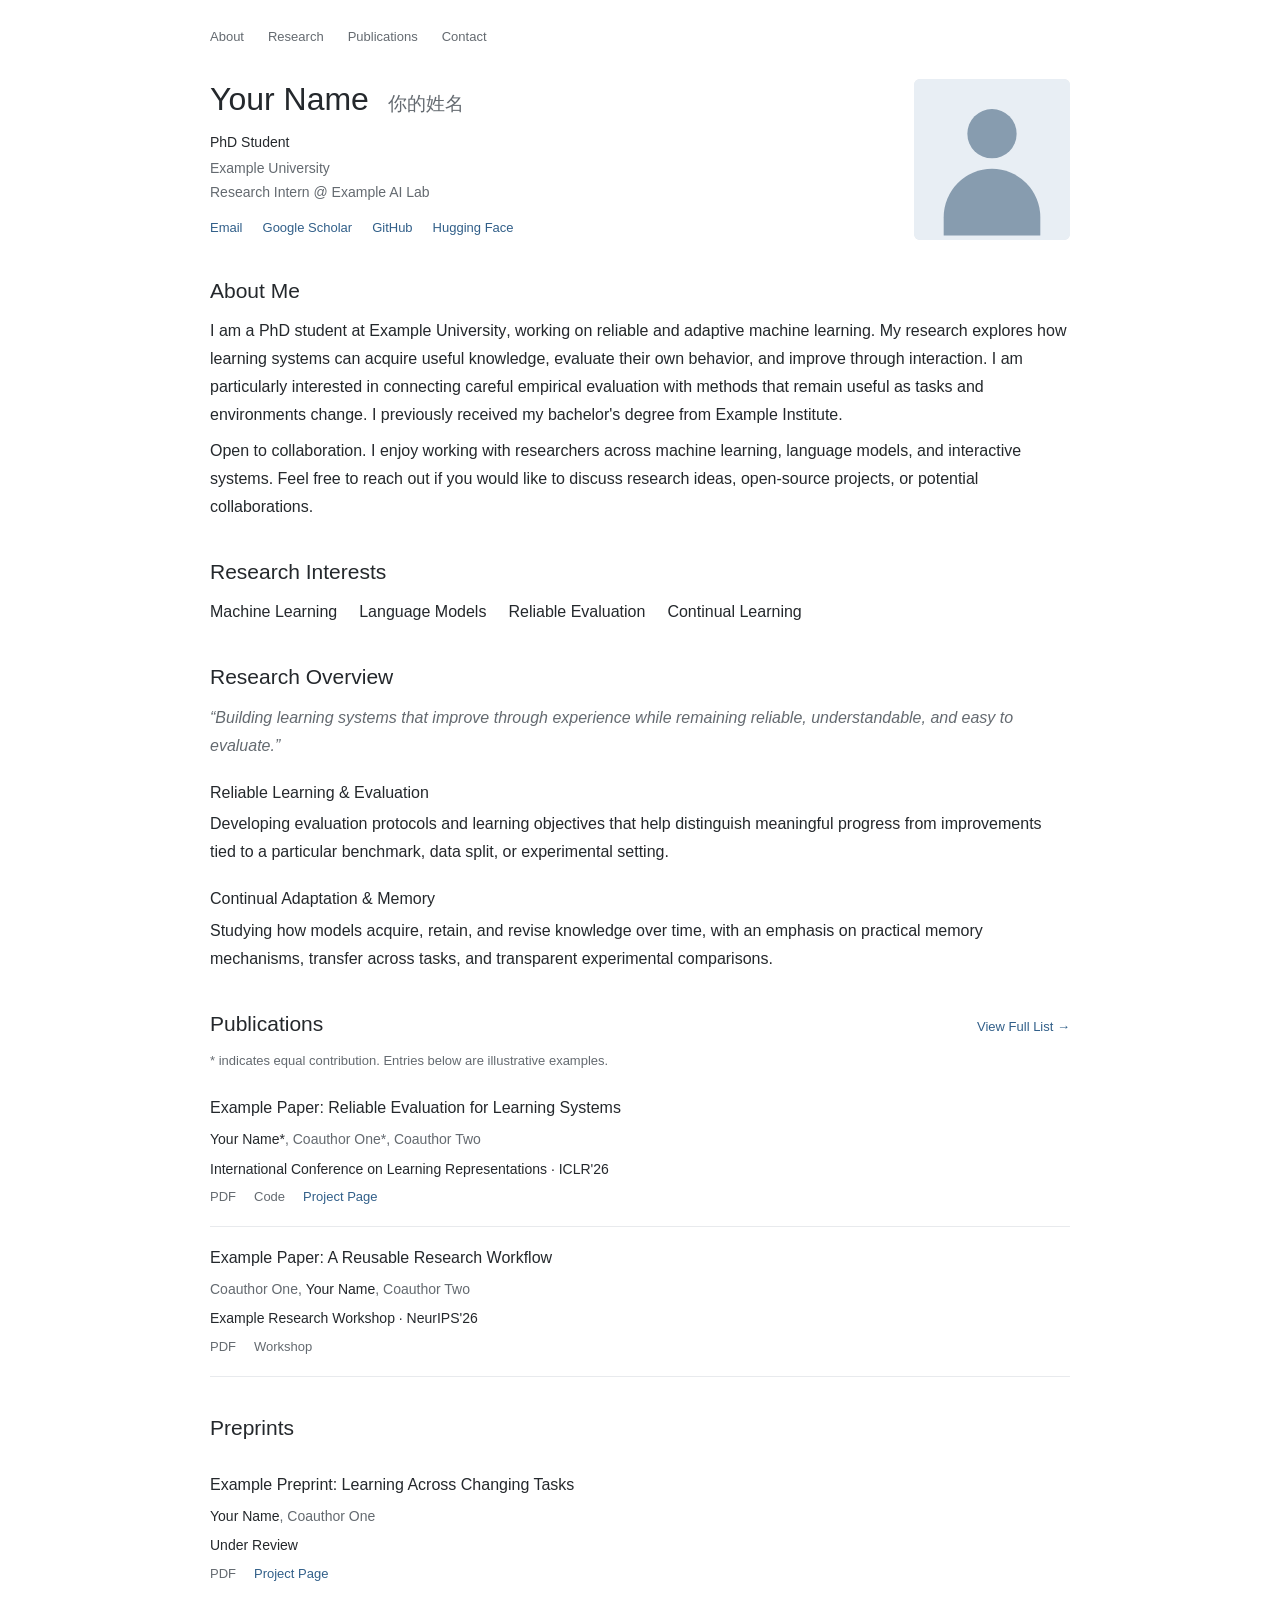
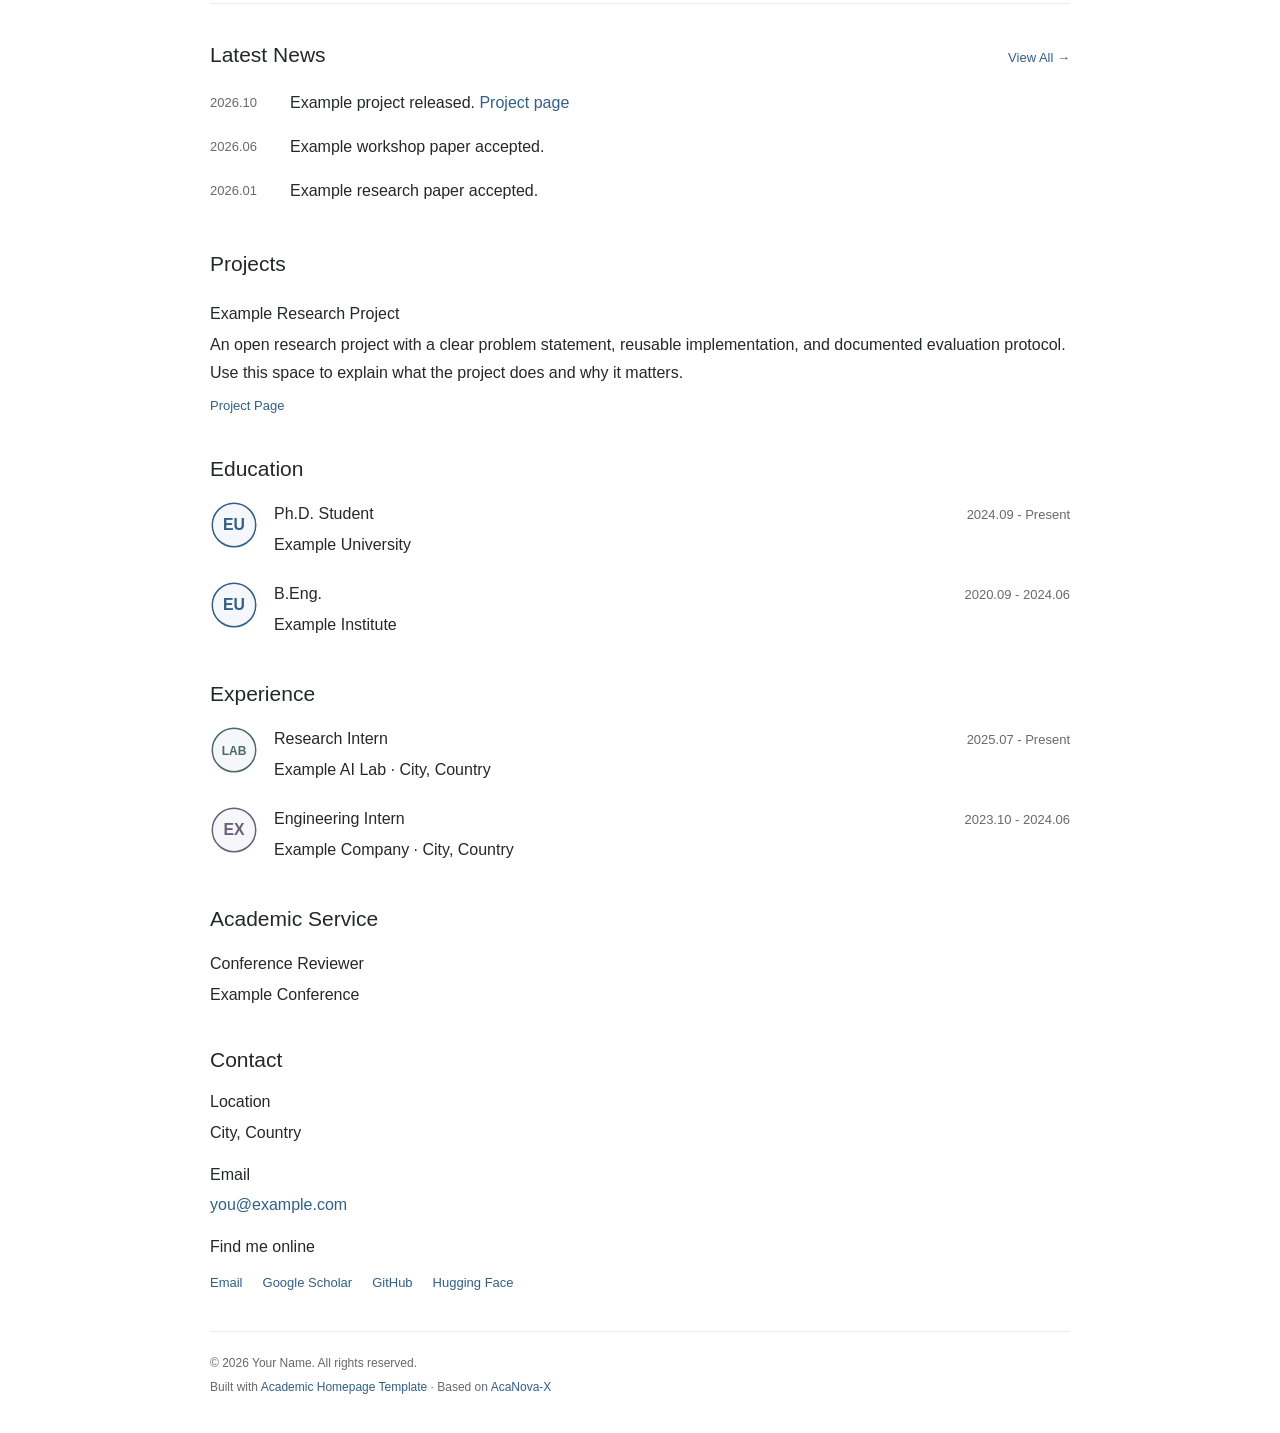
<file: index.html>
<!DOCTYPE html>
<html lang="en">
<head>
  <meta charset="UTF-8">
  <meta name="viewport" content="width=device-width, initial-scale=1.0">
  <meta name="description" content="An example academic profile. Replace the sample content with your own research and publications.">
  <title>Your Name</title>
  <link rel="icon" type="image/svg+xml" href="assets/favicon.svg">
  <link rel="stylesheet" href="homepage.css?v=1">
  <script src="script.js?v=1" defer></script>
</head>
<body class="homepage-simple" data-page-title="">
  <a class="skip-link" href="#about">Skip to content</a>
  <div id="academic-homepage"><div class="ah-page"><div class="ah-container">
    <nav class="ah-nav" aria-label="Main navigation"><a href="#about">About</a><a href="#research-thrust">Research</a><a href="#publications">Publications</a><a href="#contact">Contact</a></nav>
    <header class="ah-intro" id="homepage">
      <div class="ah-intro-copy">
        <h1 data-site-heading>Your Name <span lang="zh">你的姓名</span></h1>
        <p class="ah-role" data-site="role">PhD Student</p>
        <p class="ah-affiliation" data-site-affiliations>Example University<br>Research Intern @ Example AI Lab</p>
        <div class="ah-profile-links" data-site-links><a href="mailto:you@example.com">Email</a><a href="https://scholar.google.com/">Google Scholar</a><a href="https://github.com/">GitHub</a><a href="https://huggingface.co/">Hugging Face</a></div>
      </div>
      <div class="ah-portrait-frame"><img class="ah-portrait" data-site-portrait src="assets/portrait.svg" alt="Your Name" width="247" height="256"></div>
    </header>
    <main>
      <section class="ah-section" id="about">
        <h2>About Me</h2>
        <p>I am a PhD student at <strong>Example University</strong>, working on reliable and adaptive machine learning. My research explores how learning systems can acquire useful knowledge, evaluate their own behavior, and improve through interaction. I am particularly interested in connecting careful empirical evaluation with methods that remain useful as tasks and environments change. I previously received my bachelor's degree from Example Institute.</p>
        <p><strong>Open to collaboration.</strong> I enjoy working with researchers across machine learning, language models, and interactive systems. Feel free to reach out if you would like to discuss research ideas, open-source projects, or potential collaborations.</p>
      </section>
      <section class="ah-section" id="research-interests">
        <h2>Research Interests</h2>
        <ul class="ah-interests"><li>Machine Learning</li><li>Language Models</li><li>Reliable Evaluation</li><li>Continual Learning</li></ul>
      </section>
      <section class="ah-section" id="research-thrust">
        <h2>Research Overview</h2>
        <p class="ah-motto">“Building learning systems that improve through experience while remaining reliable, understandable, and easy to evaluate.”</p>
        <div class="ah-research-direction"><h3>Reliable Learning &amp; Evaluation</h3><p>Developing evaluation protocols and learning objectives that help distinguish meaningful progress from improvements tied to a particular benchmark, data split, or experimental setting.</p></div>
        <div class="ah-research-direction"><h3>Continual Adaptation &amp; Memory</h3><p>Studying how models acquire, retain, and revise knowledge over time, with an emphasis on practical memory mechanisms, transfer across tasks, and transparent experimental comparisons.</p></div>
      </section>
      <section class="ah-section" id="publications">
        <div class="ah-section-heading"><h2>Publications</h2><a href="pages/all-publications.html">View Full List →</a></div>
        <p class="ah-note">* indicates equal contribution. Entries below are illustrative examples.</p>
        <div id="featured-publications-container"><p class="loading-message" role="status">Loading publications…</p></div>
      </section>
      <section class="ah-section" id="preprints"><h2>Preprints</h2><div id="featured-preprints-container"><p class="loading-message" role="status">Loading preprints…</p></div></section>
      <section class="ah-section" id="latest-news">
        <div class="ah-section-heading"><h2>Latest News</h2><a href="pages/all-news.html">View All →</a></div>
        <div id="news-container"><p class="loading-message" role="status">Loading news…</p></div>
      </section>
      <section class="ah-section" id="projects">
        <h2>Projects</h2>
        <article class="ah-project"><h3>Example Research Project</h3><p>An open research project with a clear problem statement, reusable implementation, and documented evaluation protocol. Use this space to explain what the project does and why it matters.</p><div class="ah-resources"><a href="projects/example/">Project Page</a></div></article>
      </section>
      <section class="ah-section" id="educations">
        <h2>Education</h2>
        <article class="ah-cv-row ah-cv-entry"><img class="ah-institution-logo" src="assets/university.svg" alt="Example University logo" width="48" height="48"><div><div class="ah-cv-heading"><h3>Ph.D. Student</h3><span>2024.09 - Present</span></div><p>Example University</p></div></article>
        <article class="ah-cv-row ah-cv-entry"><img class="ah-institution-logo" src="assets/university.svg" alt="Example Institute logo" width="48" height="48"><div><div class="ah-cv-heading"><h3>B.Eng.</h3><span>2020.09 - 2024.06</span></div><p>Example Institute</p></div></article>
      </section>
      <section class="ah-section" id="experience">
        <h2>Experience</h2>
        <article class="ah-cv-row ah-cv-entry"><img class="ah-institution-logo" src="assets/lab.svg" alt="Example AI Lab logo" width="48" height="48"><div><div class="ah-cv-heading"><h3>Research Intern</h3><span>2025.07 - Present</span></div><p>Example AI Lab · City, Country</p></div></article>
        <article class="ah-cv-row ah-cv-entry"><img class="ah-institution-logo" src="assets/company.svg" alt="Example Company logo" width="48" height="48"><div><div class="ah-cv-heading"><h3>Engineering Intern</h3><span>2023.10 - 2024.06</span></div><p>Example Company · City, Country</p></div></article>
      </section>
      <section class="ah-section" id="services"><h2>Academic Service</h2><div class="ah-cv-row"><h3>Conference Reviewer</h3><p>Example Conference</p></div></section>
      <section class="ah-section ah-contact" id="contact">
        <h2>Contact</h2><h3>Location</h3><p data-site="location">City, Country</p>
        <h3>Email</h3><p><a data-site-email href="mailto:you@example.com">you@example.com</a></p>
        <h3>Find me online</h3><div class="ah-profile-links" data-site-links></div>
      </section>
    </main>
<footer class="ah-footer">
  <p>© <span id="current-year"></span> <span data-site="name">Your Name</span>. All rights reserved.</p>
  <p>Built with <a href="https://github.com/Yofuria/academic-homepage-template">Academic Homepage Template</a> · Based on <a href="https://github.com/yihangtao/AcaNova-X">AcaNova-X</a></p>
</footer>
  </div></div></div>
</body>
</html>
</file>
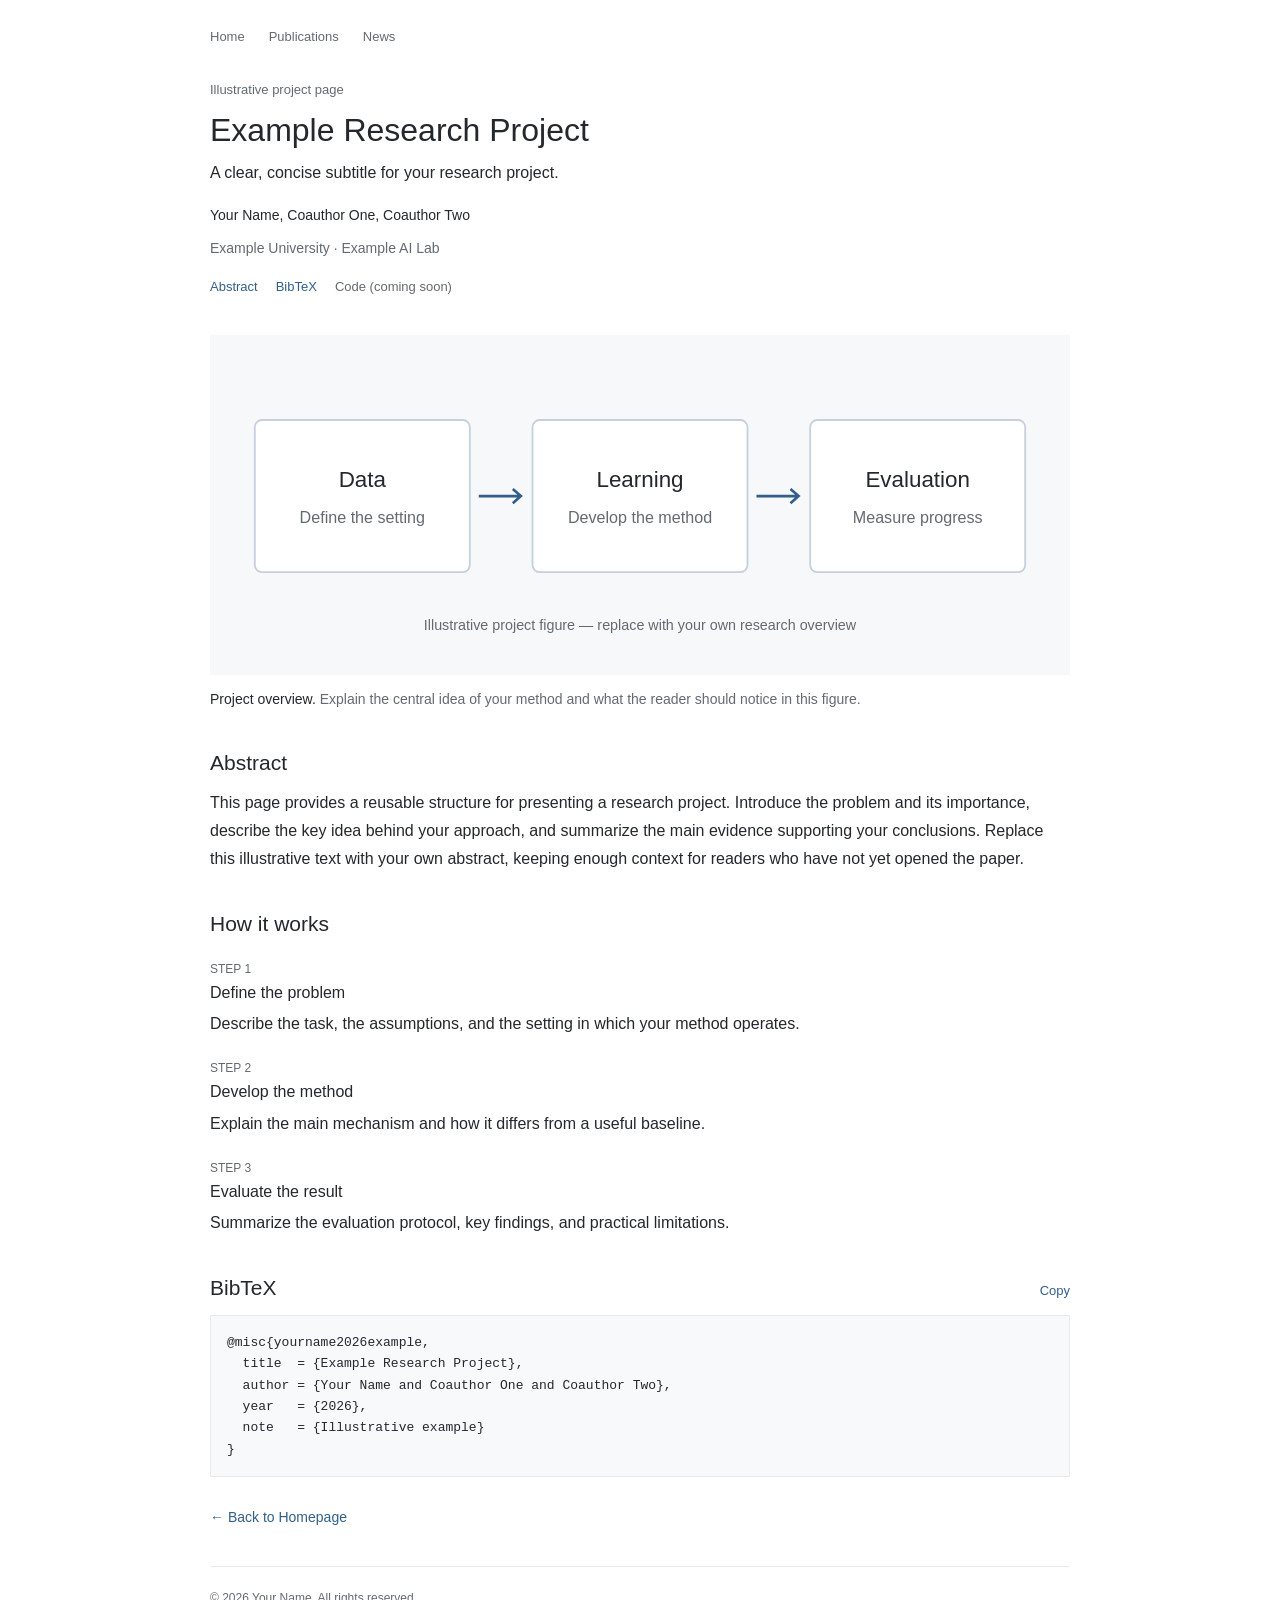
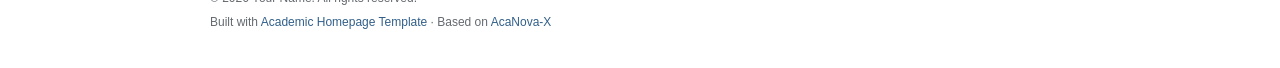
<file: projects/example/index.html>
<!DOCTYPE html>
<html lang="en">
<head>
  <meta charset="UTF-8">
  <meta name="viewport" content="width=device-width, initial-scale=1.0">
  <meta name="description" content="An example academic profile. Replace the sample content with your own research and publications.">
  <title>Example Research Project - Your Name</title>
  <link rel="icon" type="image/svg+xml" href="../../assets/favicon.svg">
  <link rel="stylesheet" href="../../homepage.css?v=1">
  <script src="../../script.js?v=1" defer></script>
</head>
<body class="academic-simple" data-page-title="Example Research Project">
  <a class="skip-link" href="#paper">Skip to content</a>
  <div id="academic-homepage"><div class="ah-page"><div class="ah-container">
    <nav class="ah-nav" aria-label="Main navigation"><a href="../../index.html">Home</a><a href="../../pages/all-publications.html">Publications</a><a href="../../pages/all-news.html">News</a></nav>
    <main id="paper">
      <header class="ah-paper-header">
        <p class="ah-paper-venue">Illustrative project page</p>
        <h1>Example Research Project</h1>
        <p>A clear, concise subtitle for your research project.</p>
        <p class="ah-paper-authors"><span data-site="name">Your Name</span>, Coauthor One, Coauthor Two</p>
        <p class="ah-paper-affiliation">Example University · Example AI Lab</p>
        <div class="ah-resources" id="resources"><a href="#abstract">Abstract</a><a href="#bibtex">BibTeX</a><span class="ah-resource-pending">Code (coming soon)</span></div>
      </header>
      <section class="ah-section"><figure class="ah-paper-figure"><img src="../../assets/project-overview.svg" alt="Example workflow: data, learning, and evaluation" width="960" height="380"><figcaption><strong>Project overview.</strong> Explain the central idea of your method and what the reader should notice in this figure.</figcaption></figure></section>
      <section class="ah-section" id="abstract"><h2>Abstract</h2><p>This page provides a reusable structure for presenting a research project. Introduce the problem and its importance, describe the key idea behind your approach, and summarize the main evidence supporting your conclusions. Replace this illustrative text with your own abstract, keeping enough context for readers who have not yet opened the paper.</p></section>
      <section class="ah-section"><h2>How it works</h2>
        <article class="ah-paper-step"><p class="ah-paper-step-number">STEP 1</p><h3>Define the problem</h3><p>Describe the task, the assumptions, and the setting in which your method operates.</p></article>
        <article class="ah-paper-step"><p class="ah-paper-step-number">STEP 2</p><h3>Develop the method</h3><p>Explain the main mechanism and how it differs from a useful baseline.</p></article>
        <article class="ah-paper-step"><p class="ah-paper-step-number">STEP 3</p><h3>Evaluate the result</h3><p>Summarize the evaluation protocol, key findings, and practical limitations.</p></article>
      </section>
      <section class="ah-section" id="bibtex"><div class="ah-bibtex-heading"><h2>BibTeX</h2><button class="ah-copy-bibtex" id="copyBtn" type="button">Copy</button></div>
        <pre class="ah-bibtex" id="bib">@misc{yourname2026example,
  title  = {Example Research Project},
  author = {Your Name and Coauthor One and Coauthor Two},
  year   = {2026},
  note   = {Illustrative example}
}</pre>
      </section>
      <p class="ah-back-link"><a href="../../index.html#projects">← Back to Homepage</a></p>
    </main>
<footer class="ah-footer">
  <p>© <span id="current-year"></span> <span data-site="name">Your Name</span>. All rights reserved.</p>
  <p>Built with <a href="https://github.com/Yofuria/academic-homepage-template">Academic Homepage Template</a> · Based on <a href="https://github.com/yihangtao/AcaNova-X">AcaNova-X</a></p>
</footer>
  </div></div></div>
</body>
</html>
</file>
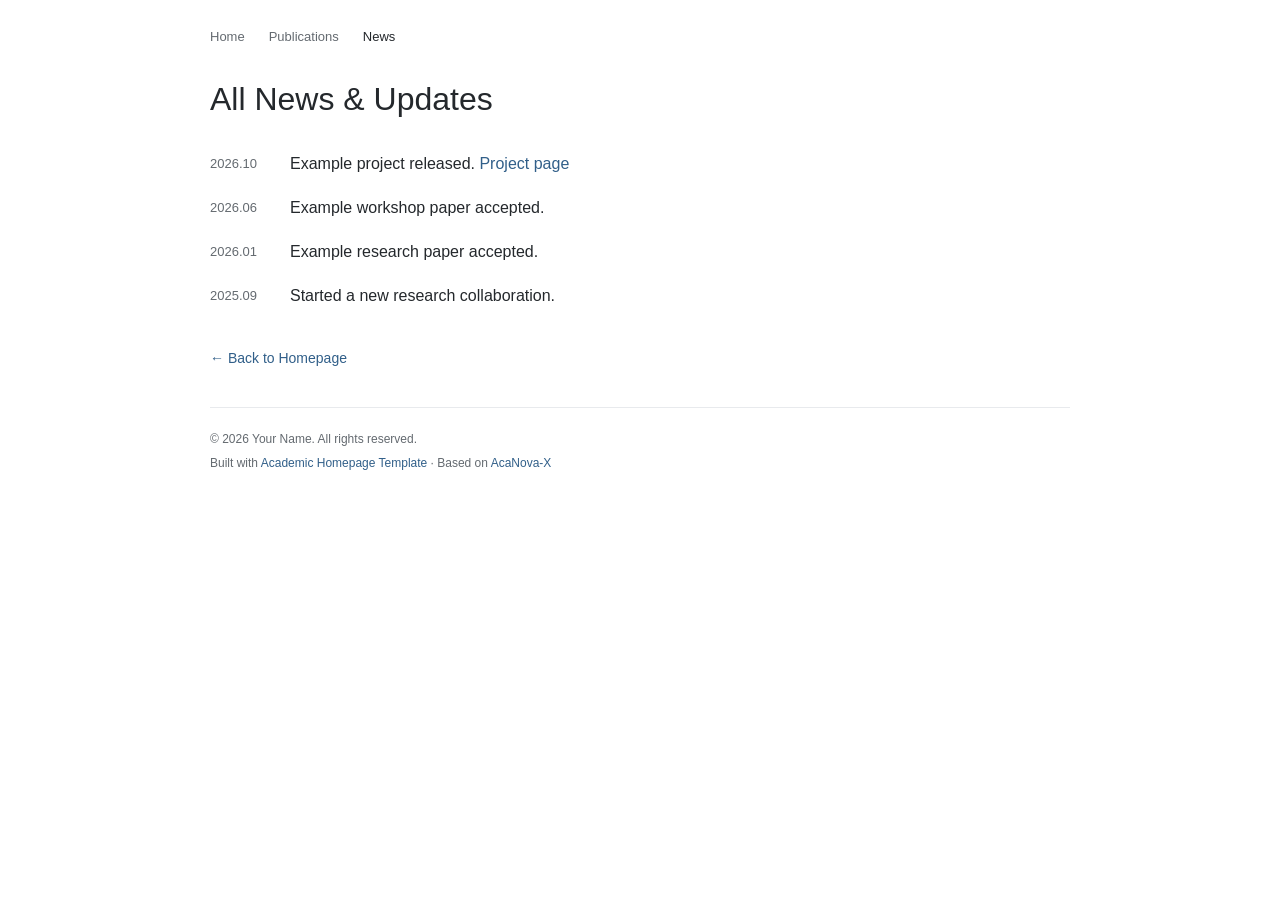
<file: pages/all-news.html>
<!DOCTYPE html>
<html lang="en">
<head>
  <meta charset="UTF-8">
  <meta name="viewport" content="width=device-width, initial-scale=1.0">
  <meta name="description" content="An example academic profile. Replace the sample content with your own research and publications.">
  <title>All News - Your Name</title>
  <link rel="icon" type="image/svg+xml" href="../assets/favicon.svg">
  <link rel="stylesheet" href="../homepage.css?v=1">
  <script src="../script.js?v=1" defer></script>
</head>
<body class="academic-simple" data-page-title="All News">
  <a class="skip-link" href="#all-news">Skip to content</a>
  <div id="academic-homepage"><div class="ah-page"><div class="ah-container">
    <nav class="ah-nav" aria-label="Main navigation"><a href="../index.html">Home</a><a href="../pages/all-publications.html">Publications</a><a href="../pages/all-news.html" aria-current="page">News</a></nav>
    <main id="all-news">
      <header class="ah-archive-header"><h1>All News &amp; Updates</h1></header>
      <div id="all-news-container"><p class="loading-message" role="status">Loading news…</p></div>
      <p class="ah-back-link"><a href="../index.html#latest-news">← Back to Homepage</a></p>
    </main>
<footer class="ah-footer">
  <p>© <span id="current-year"></span> <span data-site="name">Your Name</span>. All rights reserved.</p>
  <p>Built with <a href="https://github.com/Yofuria/academic-homepage-template">Academic Homepage Template</a> · Based on <a href="https://github.com/yihangtao/AcaNova-X">AcaNova-X</a></p>
</footer>
  </div></div></div>
</body>
</html>
</file>
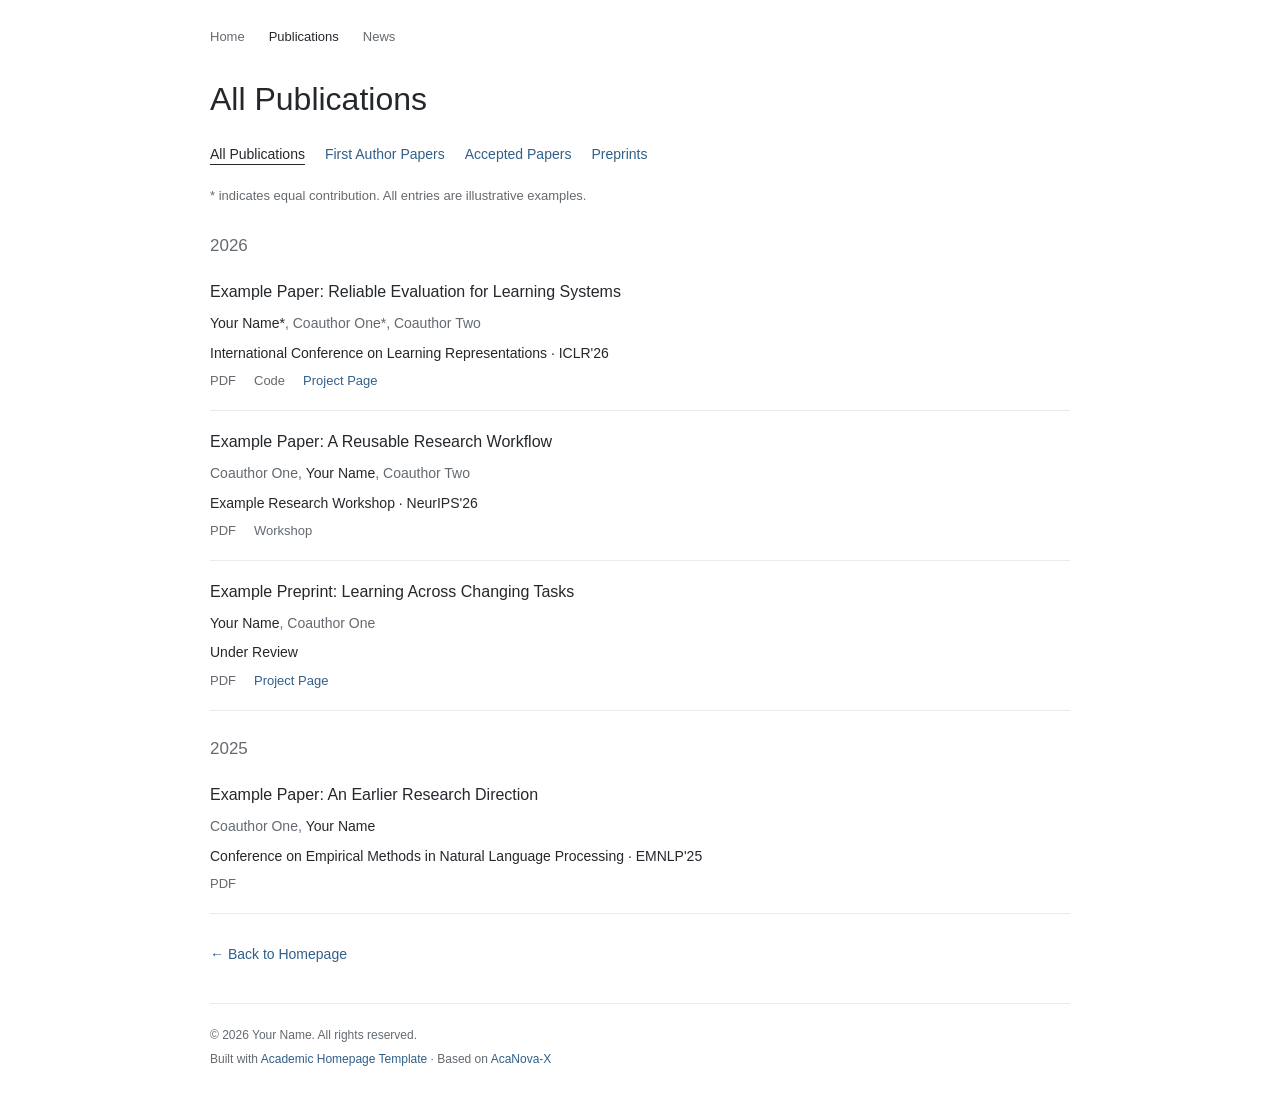
<file: pages/all-publications.html>
<!DOCTYPE html>
<html lang="en">
<head>
  <meta charset="UTF-8">
  <meta name="viewport" content="width=device-width, initial-scale=1.0">
  <meta name="description" content="An example academic profile. Replace the sample content with your own research and publications.">
  <title>All Publications - Your Name</title>
  <link rel="icon" type="image/svg+xml" href="../assets/favicon.svg">
  <link rel="stylesheet" href="../homepage.css?v=1">
  <script src="../script.js?v=1" defer></script>
</head>
<body class="academic-simple" data-page-title="All Publications">
  <a class="skip-link" href="#all-publications">Skip to content</a>
  <div id="academic-homepage"><div class="ah-page"><div class="ah-container">
    <nav class="ah-nav" aria-label="Main navigation"><a href="../index.html">Home</a><a href="../pages/all-publications.html" aria-current="page">Publications</a><a href="../pages/all-news.html">News</a></nav>
    <main id="all-publications">
      <header class="ah-archive-header"><h1>All Publications <span id="filter-indicator"></span></h1></header>
      <nav class="ah-filter-nav" aria-label="Publication filters">
        <a class="filter-link" id="filter-all" href="all-publications.html">All Publications</a>
        <a class="filter-link" id="filter-first" href="all-publications.html?filter=first-author">First Author Papers</a>
        <a class="filter-link" id="filter-accepted" href="all-publications.html?filter=accepted">Accepted Papers</a>
        <a class="filter-link" id="filter-preprint" href="all-publications.html?filter=preprint">Preprints</a>
      </nav>
      <p class="ah-note">* indicates equal contribution. All entries are illustrative examples.</p>
      <div id="all-publications-container"><p class="loading-message" role="status">Loading publications…</p></div>
      <p class="ah-back-link"><a href="../index.html#publications">← Back to Homepage</a></p>
    </main>
<footer class="ah-footer">
  <p>© <span id="current-year"></span> <span data-site="name">Your Name</span>. All rights reserved.</p>
  <p>Built with <a href="https://github.com/Yofuria/academic-homepage-template">Academic Homepage Template</a> · Based on <a href="https://github.com/yihangtao/AcaNova-X">AcaNova-X</a></p>
</footer>
  </div></div></div>
</body>
</html>
</file>
<file: homepage.css>
#academic-homepage .ah-page {
    --ah-paper: light-dark(#ffffff, #1b1c1e);
    --ah-ink: light-dark(#24282c, #e8e9eb);
    --ah-muted: light-dark(#646a70, #adb2b8);
    --ah-rule: light-dark(#e8eaed, #34383c);
    --ah-link: light-dark(#315f89, #9fbee0);
    --ah-gap: 36px;
    box-sizing: border-box;
    width: 100%;
    padding: 26px 52px 32px;
    background: var(--ah-paper);
    color: var(--ah-ink);
    font: 16px/1.75 -apple-system, BlinkMacSystemFont, "Segoe UI", Arial, sans-serif;
    text-align: left;
  }
  #academic-homepage .ah-page *,
  #academic-homepage .ah-page *::before,
  #academic-homepage .ah-page *::after { box-sizing: border-box; }
  #academic-homepage .ah-container { width: 100%; max-width: 860px; margin: 0 auto; }
  #academic-homepage .ah-page a { color: var(--ah-link); text-decoration: none; overflow-wrap: anywhere; }
  #academic-homepage .ah-page a:hover { text-decoration: underline; text-underline-offset: 3px; }
  #academic-homepage .ah-page h1,
  #academic-homepage .ah-page h2,
  #academic-homepage .ah-page h3 { margin: 0; color: var(--ah-ink); font-family: inherit; font-weight: 500; letter-spacing: 0; }
  #academic-homepage .ah-page h1 { font-size: 32px; line-height: 1.3; }
  #academic-homepage .ah-page h1 span { display: inline-block; margin-left: 10px; font-size: 19px; font-weight: 400; color: var(--ah-muted); }
  #academic-homepage .ah-page h2 { font-size: 21px; line-height: 1.4; margin-bottom: 12px; }
  #academic-homepage .ah-page h3 { font-size: 16px; line-height: 1.6; }
  #academic-homepage .ah-page p { margin: 8px 0; font-size: inherit; line-height: inherit; }
  #academic-homepage .ah-page strong { color: var(--ah-ink); font-weight: 500; }
  #academic-homepage .ah-nav { display: flex; gap: 24px; justify-content: flex-start; flex-wrap: wrap; padding-bottom: 30px; font-size: 13px; }
  #academic-homepage .ah-nav a { color: var(--ah-muted); }
  #academic-homepage .ah-intro { display: flex; align-items: stretch; justify-content: space-between; gap: 24px; }
  #academic-homepage .ah-intro-copy { flex: 1; min-width: 0; }
  #academic-homepage .ah-portrait-frame { position: relative; flex: 0 0 156px; }
  #academic-homepage .ah-portrait { position: absolute; inset: 0; display: block; width: 100%; height: 100%; object-fit: cover; border-radius: 6px; color: var(--ah-muted); background: var(--ah-rule); font-size: 12px; }
  #academic-homepage .ah-page .ah-role { margin: 10px 0 1px; font-size: 14px; }
  #academic-homepage .ah-page .ah-affiliation { margin: 0; font-size: 14px; color: var(--ah-muted); }
  #academic-homepage .ah-profile-links { display: flex; flex-wrap: wrap; gap: 5px 20px; margin-top: 12px; font-size: 13px; }
  #academic-homepage .ah-section { margin-top: var(--ah-gap); }
  #academic-homepage .ah-interests { display: flex; flex-wrap: wrap; gap: 4px 22px; margin: 0; padding: 0; list-style: none; }
  #academic-homepage .ah-interests li { color: var(--ah-ink); }
  #academic-homepage .ah-motto { color: var(--ah-muted); font-style: italic; }
  #academic-homepage .ah-research-direction { margin-top: 20px; }
  #academic-homepage .ah-research-direction p { margin-top: 5px; }
  #academic-homepage .ah-section-heading { display: flex; align-items: baseline; justify-content: space-between; flex-wrap: wrap; gap: 5px 12px; }
  #academic-homepage .ah-section-heading > a { font-size: 13px; }
  #academic-homepage .ah-page .ah-note { margin: 0 0 4px; color: var(--ah-muted); font-size: 13px; }
  #academic-homepage .ah-resources { display: flex; flex-wrap: wrap; gap: 4px 18px; margin-top: 5px; font-size: 13px; }
  #academic-homepage .ah-project { margin-top: 22px; }
  #academic-homepage .ah-project p { margin: 5px 0 8px; }
  #academic-homepage .ah-cv-row { margin-top: 18px; }
  #academic-homepage .ah-cv-entry { display: grid; grid-template-columns: 48px minmax(0, 1fr); gap: 16px; align-items: start; }
  #academic-homepage .ah-institution-logo { display: block; width: 48px; height: 48px; object-fit: contain; }
  #academic-homepage .ah-cv-heading { display: flex; align-items: baseline; justify-content: space-between; flex-wrap: wrap; gap: 3px 16px; }
  #academic-homepage .ah-cv-heading span { color: var(--ah-muted); font-size: 13px; }
  #academic-homepage .ah-cv-row p { margin: 4px 0; }
  #academic-homepage .ah-contact p { margin: 4px 0; }
  #academic-homepage .ah-footer { margin-top: 36px; padding-top: 18px; border-top: 1px solid var(--ah-rule); color: var(--ah-muted); font-size: 12px; }
  #academic-homepage .ah-page [id] { scroll-margin-top: 20px; }
  @media (max-width: 780px) {
    #academic-homepage .ah-page { padding: 24px 32px 28px; }
  }
  @media (max-width: 600px) {
    #academic-homepage .ah-page { padding: 22px 22px 26px; }
    #academic-homepage .ah-nav { gap: 8px 18px; padding-bottom: 26px; }
    #academic-homepage .ah-intro { display: grid; grid-template-columns: minmax(0, 1fr) 112px; gap: 0 16px; }
    #academic-homepage .ah-intro-copy { display: contents; }
    #academic-homepage .ah-intro-copy h1 { grid-column: 1; grid-row: 1; }
    #academic-homepage .ah-intro .ah-role { grid-column: 1; grid-row: 2; }
    #academic-homepage .ah-intro .ah-affiliation { grid-column: 1 / -1; grid-row: 3; margin-top: 12px; }
    #academic-homepage .ah-intro .ah-profile-links { grid-column: 1 / -1; grid-row: 4; }
    #academic-homepage .ah-portrait-frame { grid-column: 2; grid-row: 1 / 3; min-height: 116px; }
    #academic-homepage .ah-page h1 { font-size: 27px; }
    #academic-homepage .ah-page h1 span { display: block; margin: 4px 0 0; font-size: 17px; }
    #academic-homepage .ah-page h2 { font-size: 20px; }
    #academic-homepage .ah-cv-entry { grid-template-columns: 40px minmax(0, 1fr); gap: 12px; }
    #academic-homepage .ah-institution-logo { width: 40px; height: 40px; }
    #academic-homepage .ah-cv-entry .ah-cv-heading { flex-direction: column; align-items: flex-start; gap: 0; }
  }
  @media (max-width: 380px) {
    #academic-homepage .ah-page { padding-left: 18px; padding-right: 18px; }
    #academic-homepage .ah-page h1 { font-size: 25px; }
    #academic-homepage .ah-nav { gap: 8px 14px; }
  }
  @media (pointer: coarse) {
    #academic-homepage .ah-nav a,
    #academic-homepage .ah-profile-links a,
    #academic-homepage .ah-resources a,
    #academic-homepage .ah-section-heading > a { display: inline-flex; align-items: center; min-height: 44px; }
  }
html { color-scheme: light; scroll-behavior: smooth; }
body { margin: 0; }
.skip-link { position: absolute; left: 1rem; top: -4rem; padding: 0.5rem 1rem; background: white; color: #315f89; }
.skip-link:focus { top: 0.25rem; z-index: 1; }
#academic-homepage .pub-list-ul { list-style: none; margin: 0; padding: 0; }
#academic-homepage .pub-list-item { padding: 17px 0; border-bottom: 1px solid var(--ah-rule); }
#academic-homepage .pub-title-text { color: var(--ah-ink); font-size: 16px; font-weight: 500; line-height: 1.6; }
#academic-homepage .pub-line-2 { margin: 5px 0; color: var(--ah-muted); font-size: 14px; }
#academic-homepage .pub-line-3 { margin: 4px 0; font-size: 14px; }
#academic-homepage .pub-venue-inline-tag::before { content: " · "; }
#academic-homepage .pub-badge-highlight { margin-left: 12px; }
#academic-homepage .pub-line-4 { display: flex; flex-wrap: wrap; gap: 4px 18px; margin-top: 5px; font-size: 13px; }
#academic-homepage .pub-link-btn.is-placeholder { color: var(--ah-muted); }
#academic-homepage .news-item { display: grid; grid-template-columns: 64px minmax(0, 1fr); gap: 16px; padding: 8px 0; }
#academic-homepage .news-date { color: var(--ah-muted); font-size: 13px; padding-top: 3px; }
#academic-homepage .loading-message { color: var(--ah-muted); font-size: 14px; }
#academic-homepage .ah-contact h3 { margin-top: 15px; }
#academic-homepage .ah-footer p { margin: 3px 0; }
#academic-homepage .ah-nav a[aria-current="page"] { color: var(--ah-ink); }
#academic-homepage .ah-archive-header { margin-bottom: 22px; }
#academic-homepage .ah-filter-nav { display: flex; flex-wrap: wrap; gap: 8px 20px; margin-bottom: 18px; font-size: 14px; }
#academic-homepage .ah-filter-nav .filter-link.active { color: var(--ah-ink); font-weight: 500; text-decoration: underline; text-underline-offset: 5px; }
#academic-homepage .pub-year-group { margin-top: 26px; }
#academic-homepage .ah-page h2.pub-year-header { color: var(--ah-muted); font-size: 17px; margin-bottom: 4px; }
#academic-homepage .ah-page p.ah-back-link { margin-top: 28px; font-size: 14px; }
#academic-homepage .ah-page .ah-paper-venue { margin-top: 0; color: var(--ah-muted); font-size: 13px; }
#academic-homepage .ah-page .ah-paper-authors { margin-top: 16px; font-size: 14px; }
#academic-homepage .ah-paper-author { font-weight: 500; }
#academic-homepage .ah-page .ah-paper-affiliation { color: var(--ah-muted); font-size: 14px; }
#academic-homepage .ah-paper-header .ah-resources { margin-top: 16px; align-items: center; }
#academic-homepage .ah-resource-pending { color: var(--ah-muted); }
#academic-homepage .ah-paper-figure { margin: 0; }
#academic-homepage .ah-paper-figure img { display: block; width: 100%; height: auto; }
#academic-homepage .ah-paper-figure figcaption { margin-top: 12px; color: var(--ah-muted); font-size: 14px; }
#academic-homepage .ah-paper-step { margin-top: 20px; }
#academic-homepage .ah-page .ah-paper-step-number { margin-bottom: 0; color: var(--ah-muted); font-size: 12px; }
#academic-homepage .ah-paper-step p { margin-top: 5px; }
#academic-homepage .ah-bibtex-heading { display: flex; align-items: baseline; justify-content: space-between; gap: 16px; }
#academic-homepage .ah-copy-bibtex { padding: 4px 0; border: 0; background: none; color: var(--ah-link); font: inherit; font-size: 13px; cursor: pointer; }
#academic-homepage .ah-copy-bibtex:hover { text-decoration: underline; text-underline-offset: 3px; }
#academic-homepage .ah-bibtex { margin: 0; padding: 16px; border: 1px solid var(--ah-rule); background: #f8f9fa; color: var(--ah-ink); overflow-x: auto; font: 13px/1.65 "SFMono-Regular", Consolas, "Liberation Mono", Menlo, monospace; }
@media (max-width: 600px) {
  #academic-homepage .news-item { grid-template-columns: 1fr; gap: 1px; padding: 10px 0; }
  #academic-homepage .news-date { padding-top: 0; }
}
@media (pointer: coarse) {
  #academic-homepage .pub-link-btn,
  #academic-homepage .filter-link,
  #academic-homepage .ah-back-link a,
  #academic-homepage .ah-copy-bibtex { display: inline-flex; align-items: center; min-height: 44px; }
}
@media (prefers-reduced-motion: reduce) { html { scroll-behavior: auto; } }
</file>
